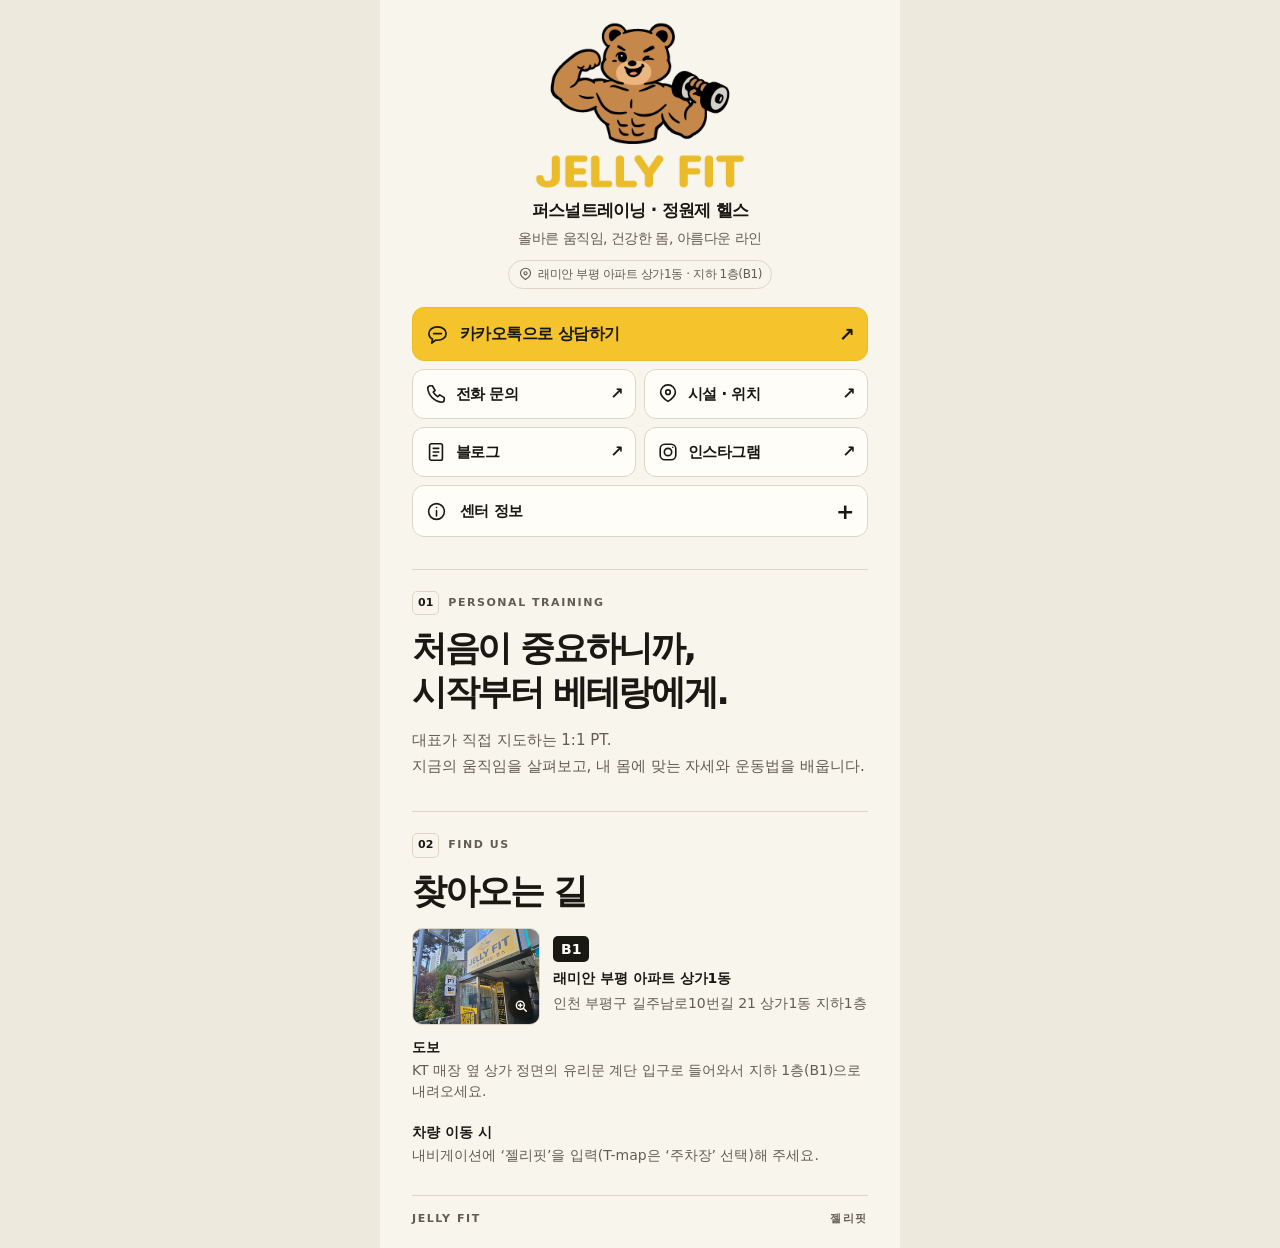
<file: index.html>
<!doctype html>
<html lang="ko">
<head>
  <meta charset="utf-8">
  <meta name="viewport" content="width=device-width, initial-scale=1">
  <meta name="theme-color" content="#f8f5ed">
  <meta name="description" content="부평구청 인근 래미안부평 상가 지하 1층 젤리핏. 1:1 개인맞춤 PT·정원제 헬스, 평일 06:00~23:00·토 09:00~18:00 운영">
  <title>젤리핏 | 부평구청 퍼스널트레이닝·정원제 헬스 (부평 PT)</title>
  <link rel="canonical" href="https://jellyfit.kr/">
  <meta name="naver-site-verification" content="932ea666ac79528ed3551913a218db5dec3387d6">
  <meta property="og:type" content="website">
  <meta property="og:url" content="https://jellyfit.kr/">
  <meta property="og:title" content="젤리핏 | 부평구청 퍼스널트레이닝·정원제 헬스 (부평 PT)">
  <meta property="og:description" content="부평구청 인근 래미안부평 상가 지하 1층 젤리핏. 1:1 개인맞춤 PT·정원제 헬스, 평일 06:00~23:00·토 09:00~18:00 운영">
  <meta property="og:image" content="https://jellyfit.kr/assets/jelly-fit-logo.png">
  <meta property="og:image:alt" content="젤리핏 로고 근육질 곰 캐릭터">
  <meta property="og:locale" content="ko_KR">
  <meta property="og:site_name" content="젤리핏 (JELLY FIT)">
  <script async src="https://www.googletagmanager.com/gtag/js?id=G-EQTSNH6LLK"></script>
  <script>
    window.dataLayer = window.dataLayer || [];
    function gtag() { dataLayer.push(arguments); }
    gtag("js", new Date());
    gtag("config", "G-EQTSNH6LLK", {
      allow_google_signals: false,
      allow_ad_personalization_signals: false,
    });
  </script>
  <link rel="stylesheet" href="./style.css?v=20261125-1">
  <script src="./site.js?v=20261125-1" defer></script>
  <script type="application/ld+json">
{
    "@context": "https://schema.org",
    "@type": [
      "ExerciseGym",
      "HealthClub"
    ],
    "@id": "https://jellyfit.kr/#gym",
    "name": "젤리핏 (JELLY FIT)",
    "alternateName": [
      "젤리핏",
      "JELLY FIT"
    ],
    "url": "https://jellyfit.kr/",
    "image": "https://jellyfit.kr/assets/jelly-fit-logo.png",
    "logo": "https://jellyfit.kr/assets/jelly-fit-logo.png",
    "telephone": "+82-10-4538-9195",
    "slogan": "올바른 움직임, 건강한 몸, 아름다운 라인",
    "description": "젤리핏은 부평구청 인근 1:1 개인맞춤 PT와 정원제 헬스를 운영하는 피트니스 센터입니다.",
    "address": {
      "@type": "PostalAddress",
      "addressCountry": "KR",
      "addressRegion": "인천광역시",
      "addressLocality": "부평구",
      "streetAddress": "길주남로10번길 21 상가1동 지하1층"
    },
    "openingHoursSpecification": [
      {
        "@type": "OpeningHoursSpecification",
        "dayOfWeek": [
          "Monday",
          "Tuesday",
          "Wednesday",
          "Thursday",
          "Friday"
        ],
        "opens": "06:00",
        "closes": "23:00"
      },
      {
        "@type": "OpeningHoursSpecification",
        "dayOfWeek": "Saturday",
        "opens": "09:00",
        "closes": "18:00"
      }
    ],
    "sameAs": [
      "https://blog.naver.com/jellyfitness",
      "https://www.instagram.com/jellyfit.kr/"
    ]
  }
  </script>
</head>
<body>
  <main class="page">
    <header class="profile">
      <h1 class="brand"><img id="logo" src="./assets/jelly-fit-logo.png" width="552" height="438" alt="젤리핏 로고 근육질 곰 캐릭터 JELLY FIT"></h1>
      <p class="service">퍼스널트레이닝 · 정원제 헬스</p>
      <p class="tagline">올바른 움직임, 건강한 몸, 아름다운 라인</p>
      <p class="location"><svg viewBox="0 0 24 24" aria-hidden="true"><path d="M20 10c0 5-8 10-8 10s-8-5-8-10a8 8 0 1 1 16 0Z"/><circle cx="12" cy="10" r="2.5"/></svg> 래미안 부평 아파트 상가1동 · 지하 1층(B1)</p>
    </header>
    <div class="actions" role="group" aria-label="상담, 시설, 블로그 및 센터 정보">
      <a id="kakao" class="action action-primary" href="https://pf.kakao.com/_xeXpNX/chat">
        <svg viewBox="0 0 24 24" aria-hidden="true"><path d="M21 11c0 4-4 7-9 7l-2-.1L6 21l.8-4.2C4.4 15.6 3 13.5 3 11c0-4 4-7 9-7s9 3 9 7Z"/><path d="M8 11h8"/></svg>
        <span>카카오톡으로 상담하기</span><span class="action-end" aria-hidden="true"></span>
      </a>
      <div class="tiles">
        <a id="phone" class="tile" href="tel:01045389195">
          <svg viewBox="0 0 24 24" aria-hidden="true"><path d="m8 3 3 5-2 2a13 13 0 0 0 5 5l2-2 5 3v2a3 3 0 0 1-3 3C10 20 4 14 3 6a3 3 0 0 1 3-3Z"/></svg>
          <span>전화 문의</span><span class="action-end" aria-hidden="true"></span>
        </a>
        <a id="place" class="tile" href="https://naver.me/GQGxaCWJ">
          <svg viewBox="0 0 24 24" aria-hidden="true"><path d="M20 10c0 5-8 10-8 10s-8-5-8-10a8 8 0 1 1 16 0Z"/><circle cx="12" cy="10" r="2.5"/></svg>
          <span>시설 · 위치</span><span class="action-end" aria-hidden="true"></span>
        </a>
        <a id="blog" class="tile" href="https://blog.naver.com/jellyfitness">
          <svg viewBox="0 0 24 24" aria-hidden="true"><rect x="5" y="3" width="14" height="18" rx="2"/><path d="M9 8h6m-6 4h6m-6 4h4"/></svg>
          <span>블로그</span><span class="action-end" aria-hidden="true"></span>
        </a>
        <a id="instagram" class="tile" href="https://www.instagram.com/jellyfit.kr/">
          <svg viewBox="0 0 24 24" aria-hidden="true"><rect x="3.5" y="3.5" width="17" height="17" rx="5"/><circle cx="12" cy="12" r="4"/><path d="M17.2 6.8h.01"/></svg>
          <span>인스타그램</span><span class="action-end" aria-hidden="true"></span>
        </a>
        <details id="info" class="more info tile-wide">
          <summary class="action"><svg viewBox="0 0 24 24" aria-hidden="true"><circle cx="12" cy="12" r="9"/><path d="M12 11v6"/><path d="M12 7.5h.01"/></svg><h2 id="info-title">센터 정보</h2><span class="action-end" aria-hidden="true"></span></summary>
          <div class="more-panel">
            <p class="copy">젤리핏은 부평구청 인근 1:1 개인맞춤 PT와 정원제 헬스를 운영하는 피트니스 센터입니다.</p>
            <table class="info-table">
              <tbody>
                <tr><th scope="row">운영시간</th><td>평일 06:00~23:00<br>토요일 09:00~18:00<br>일요일 휴관</td></tr>
              <tr><th scope="row">전화</th><td><a href="tel:01045389195">010-4538-9195</a></td></tr>
              <tr><th scope="row">대중교통</th><td>부평구청역 4번 출구 도보 약 8분<br>부평구청역 5번 출구 도보 약 9분</td></tr>
              <tr><th scope="row">주차</th><td>무료, 시간제한 없음</td></tr>
            </tbody>
            </table>
          </div>
        </details>
      </div>
    </div>
    <section class="section" aria-labelledby="pt-title">
      <p class="section-label"><span>01</span> PERSONAL TRAINING</p>
      <h2 id="pt-title">처음이 중요하니까,<br>시작부터 베테랑에게.</h2>
      <p class="copy">대표가 직접 지도하는 1:1 PT.<br>지금의 움직임을 살펴보고, 내 몸에 맞는 자세와 운동법을 배웁니다.</p>
    </section>
    <section class="section directions" aria-labelledby="directions-title">
      <p class="section-label"><span>02</span> FIND US</p>
      <h2 id="directions-title">찾아오는 길</h2>
      <div class="address">
        <div class="address-head">
          <a class="thumb" href="./assets/entrance.jpg" data-zoom>
            <img src="./assets/entrance-thumb.jpg" width="480" height="360" alt="젤리핏 입구 사진, KT 매장 옆 상가 정면 유리문 계단 입구와 노란 젤리핏 간판">
            <span class="thumb-zoom" aria-hidden="true"><svg viewBox="0 0 24 24"><circle cx="11" cy="11" r="6"/><path d="m20 20-4.2-4.2M11 8.5v5M8.5 11h5"/></svg></span>
          </a>
          <div>
            <strong class="floor">B1</strong>
            <p><strong>래미안 부평 아파트 상가1동</strong></p>
            <p id="address">인천 부평구 길주남로10번길 21 상가1동 지하1층</p>
          </div>
        </div>
        <div>
          <dl class="arrival">
            <dt>도보</dt>
            <dd id="entrance-note">KT 매장 옆 상가 정면의 유리문 계단 입구로 들어와서 지하 1층(B1)으로 내려오세요.</dd>
            <dt>차량 이동 시</dt>
            <dd>내비게이션에 ‘젤리핏’을 입력(T-map은 ‘주차장’ 선택)해 주세요.</dd>
          </dl>
        </div>
      </div>
    </section>
    <dialog id="photo-viewer" class="viewer" aria-label="입구 사진 크게 보기">
      <form method="dialog"><button class="viewer-close" aria-label="닫기">×</button></form>
      <img src="./assets/entrance.jpg" width="900" height="1200" alt="젤리핏 입구 사진, KT 매장 옆 상가 정면 유리문 계단 입구와 노란 젤리핏 간판">
      <p>상가 정면 유리문 계단 입구 · 노란 젤리핏 간판</p>
    </dialog>
    <footer><strong>JELLY FIT</strong><span>젤리핏</span></footer>
  </main>
</body>
</html>
</file>
<file: style.css>
* { box-sizing: border-box; }
[hidden] { display: none !important; }

:root {
  color-scheme: light;
  --paper: #f8f5ed;
  --ink: #191812;
  --muted: #625d52;
  --line: #ddd6c7;
  --white: #fffdf8;
  --yellow: #f5c42c;
  font-family: "Apple SD Gothic Neo", "Malgun Gothic", "Noto Sans KR", system-ui, sans-serif;
  color: var(--ink);
  background: #eee9dd;
}

body { margin: 0; word-break: keep-all; overflow-wrap: break-word; }
.page {
  width: min(100%, 520px);
  min-height: 100svh;
  margin-inline: auto;
  padding: 0 clamp(16px, 5.5vw, 32px);
  background: var(--paper);
}

.profile { padding-top: 22px; text-align: center; }
.section-label, footer {
  font: 800 11px/1.3 system-ui, sans-serif;
  letter-spacing: .14em;
}
.brand { margin: 0 auto; }
.brand img {
  display: block;
  width: clamp(164px, 48vw, 210px);
  height: auto;
  margin-inline: auto;
  mix-blend-mode: multiply;
}
.service { margin: 10px 0 0; font-size: 17px; font-weight: 800; letter-spacing: -.045em; }
.tagline { margin: 8px 0 0; font-size: 14px; color: var(--muted); letter-spacing: -.035em; }
.location {
  display: inline-flex;
  align-items: center;
  gap: 5px;
  margin: 12px 0 0;
  padding: 5px 9px;
  border: 1px solid var(--line);
  border-radius: 999px;
  font-size: 12px;
  letter-spacing: -.035em;
  color: var(--muted);
  line-height: 1.45;
}
svg { fill: none; stroke: currentColor; stroke-width: 1.8; stroke-linecap: round; stroke-linejoin: round; }
.location svg { width: 15px; height: 15px; flex: none; }

.actions { display: grid; gap: 8px; margin-top: 18px; }
.action {
  display: grid;
  grid-template-columns: 24px minmax(0, 1fr) 48px;
  align-items: center;
  gap: 10px;
  min-height: 54px;
  padding: 8px 13px;
  color: var(--ink);
  background: var(--white);
  border: 1px solid var(--line);
  border-radius: 12px;
  font-size: 16px;
  font-weight: 800;
  letter-spacing: -.035em;
  text-decoration: none;
}
.action-primary { background: var(--yellow); border-color: #e9bc2d; }
.action svg { width: 23px; height: 23px; }
.action-end { justify-self: end; }
.action[href] .action-end::after { content: "↗"; font-size: 19px; }
.action:focus-visible { outline: 3px solid var(--ink); outline-offset: 2px; }
.action[href]:active { transform: translateY(1px); }

.section { border-top: 1px solid var(--line); margin-top: 32px; padding-top: 21px; }
.section-label { display: flex; gap: 9px; align-items: center; color: var(--muted); margin: 0 0 12px; }
.section-label span { color: var(--ink); border: 1px solid var(--line); border-radius: 5px; padding: 4px 5px; letter-spacing: 0; }
h2 { margin: 0; font-size: clamp(25px, 7.2vw, 35px); line-height: 1.25; letter-spacing: -.065em; }
.copy { margin: 12px 0 0; color: var(--muted); font-size: 15px; line-height: 1.75; word-break: keep-all; }
.address { font-size: 14px; }
.address p { margin: 0 0 4px; line-height: 1.5; }
.address p:not(:first-of-type) { color: var(--muted); word-break: keep-all; overflow-wrap: anywhere; }
.arrival { margin: 12px 0 0; line-height: 1.5; word-break: keep-all; }
.arrival dt { font-weight: 800; }
.arrival dt:not(:first-child) { margin-top: 20px; }
.arrival dd { margin: 2px 0 0; color: var(--muted); }
.floor { padding: 4px 8px; color: var(--white); background: var(--ink); border-radius: 5px; font: 800 14px/1.3 system-ui, sans-serif; }
.more { background: var(--white); border: 1px solid var(--line); border-radius: 12px; }
.more > summary { border: 0; background: none; cursor: pointer; list-style: none; }
.more > summary::-webkit-details-marker { display: none; }
.more > summary h2 { margin: 0; font: inherit; letter-spacing: inherit; }
.more > summary .action-end::after { content: "+"; font-size: 22px; font-weight: 600; }
.more[open] > summary .action-end::after { content: "−"; }
.more-panel { padding: 2px 15px 16px; border-top: 1px solid var(--line); }
.more-panel .copy { margin-top: 12px; font-size: 14px; line-height: 1.65; }
.info-table { width: 100%; margin-top: 10px; border-collapse: collapse; table-layout: fixed; font-size: 14px; line-height: 1.55; }
.info-table th, .info-table td { padding: 9px 0; border-bottom: 1px solid var(--line); text-align: left; vertical-align: top; }
.info-table tr:last-child th, .info-table tr:last-child td { border-bottom: 0; padding-bottom: 0; }
.info-table th { width: 72px; padding-right: 10px; font-weight: 800; }
.info-table td { color: var(--muted); overflow-wrap: anywhere; }
.more-panel a { color: var(--ink); font-weight: 800; text-underline-offset: 3px; white-space: nowrap; }
footer { display: flex; justify-content: space-between; margin-top: 29px; padding: 16px 0 22px; border-top: 1px solid var(--line); color: var(--muted); }

.tiles { display: grid; grid-template-columns: 1fr 1fr; gap: 8px; }
.tile { display: grid; grid-template-columns: 22px minmax(0, 1fr) 16px; align-items: center; gap: 9px; min-height: 50px; padding: 8px 12px; color: var(--ink); background: var(--white); border: 1px solid var(--line); border-radius: 12px; font-size: 15px; font-weight: 800; letter-spacing: -.04em; text-decoration: none; line-height: 1.25; white-space: nowrap; }
.tile .action-end::after { content: "↗"; font-size: 16px; }
.tile svg { width: 22px; height: 22px; }
.tile:active { transform: translateY(1px); }
.tile-wide { grid-column: 1 / -1; }
.tile-wide > summary { min-height: 50px; font-size: 15px; }
.tile-wide > summary svg { width: 21px; height: 21px; }
.address-head { display: flex; gap: 13px; align-items: center; margin-top: 15px; }
.address-head .floor { display: inline-block; margin-bottom: 6px; }
.thumb { position: relative; flex: none; width: 128px; border: 1px solid var(--line); border-radius: 10px; overflow: hidden; }
.thumb img { display: block; width: 100%; height: auto; }
.thumb-zoom { position: absolute; right: 5px; bottom: 5px; display: grid; place-items: center; width: 26px; height: 26px; color: var(--white); background: rgba(25,24,18,.72); border-radius: 50%; }
.thumb-zoom svg { width: 16px; height: 16px; stroke-width: 2.2; }
.viewer { width: min(94vw, 520px); max-height: 94svh; padding: 0; border: 0; border-radius: 14px; background: #111; color: #eee; }
.viewer::backdrop { background: rgba(0,0,0,.78); }
.viewer img { display: block; width: 100%; height: auto; max-height: 82svh; object-fit: contain; }
.viewer p { margin: 0; padding: 10px 14px 12px; font-size: 12.5px; }
.viewer-close { position: absolute; top: 8px; right: 8px; width: 36px; height: 36px; border: 0; border-radius: 50%; background: rgba(0,0,0,.55); color: #fff; font-size: 24px; line-height: 1; }
</file>
